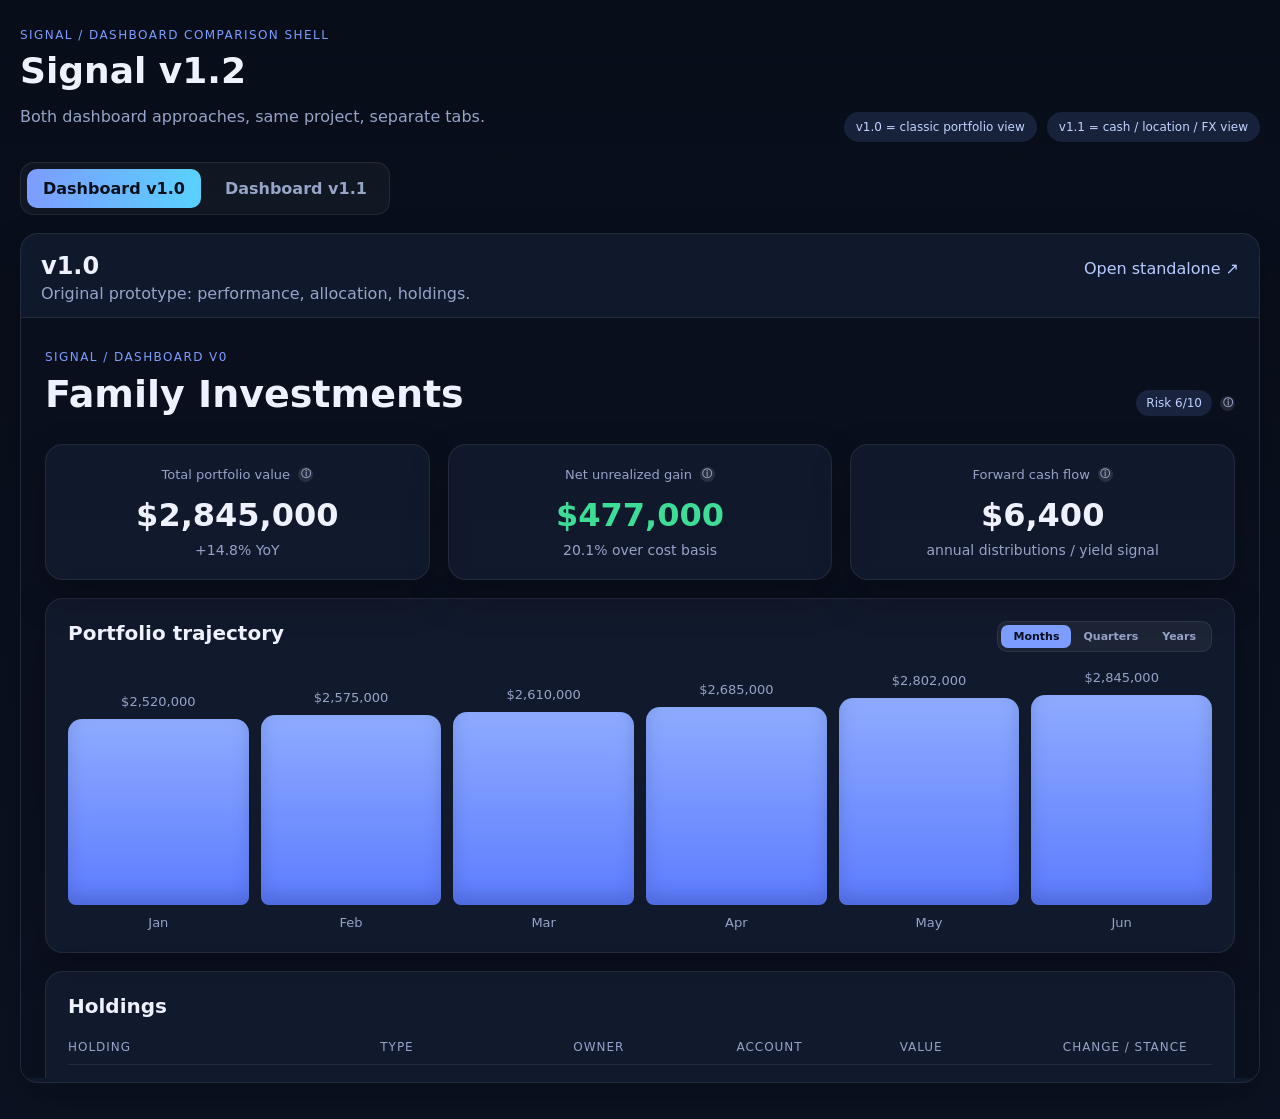
<file: dashboard/index.html>
<!DOCTYPE html>
<html lang="en">
<head>
  <meta charset="UTF-8" />
  <meta name="viewport" content="width=device-width, initial-scale=1.0" />
  <title>Signal v1.2 — Dashboard comparison</title>
  <link rel="stylesheet" href="styles.css?v=1" />
</head>
<body>
  <div class="shell">
    <header class="header">
      <div>
        <div class="eyebrow">Signal / Dashboard comparison shell</div>
        <h1>Signal v1.2</h1>
        <p class="subtle">Both dashboard approaches, same project, separate tabs.</p>
      </div>
      <div class="legend">
        <span class="badge">v1.0 = classic portfolio view</span>
        <span class="badge">v1.1 = cash / location / FX view</span>
      </div>
    </header>

    <div class="tabs" role="tablist" aria-label="Signal dashboard versions">
      <button class="tab active" role="tab" aria-selected="true" aria-controls="panel-v10" id="tab-v10" data-target="panel-v10">Dashboard v1.0</button>
      <button class="tab" role="tab" aria-selected="false" aria-controls="panel-v11" id="tab-v11" data-target="panel-v11">Dashboard v1.1</button>
    </div>

    <section class="panel active" id="panel-v10" role="tabpanel" aria-labelledby="tab-v10">
      <div class="panel-head">
        <div>
          <h2>v1.0</h2>
          <div class="subtle">Original prototype: performance, allocation, holdings.</div>
        </div>
        <a href="../../signal%20v.1.0/dashboard/index.html" target="_blank" rel="noreferrer">Open standalone ↗</a>
      </div>
      <iframe title="Signal dashboard v1.0" src="../../signal%20v.1.0/dashboard/index.html"></iframe>
    </section>

    <section class="panel" id="panel-v11" role="tabpanel" aria-labelledby="tab-v11" hidden>
      <div class="panel-head">
        <div>
          <h2>v1.1</h2>
          <div class="subtle">New approach: where the money is, currency exposure, and liquidity.</div>
        </div>
        <a href="../../signal%20v.1.1/dashboard/index.html" target="_blank" rel="noreferrer">Open standalone ↗</a>
      </div>
      <iframe title="Signal dashboard v1.1" src="../../signal%20v.1.1/dashboard/index.html"></iframe>
    </section>
  </div>

  <script src="app.js?v=1"></script>
</body>
</html>
</file>
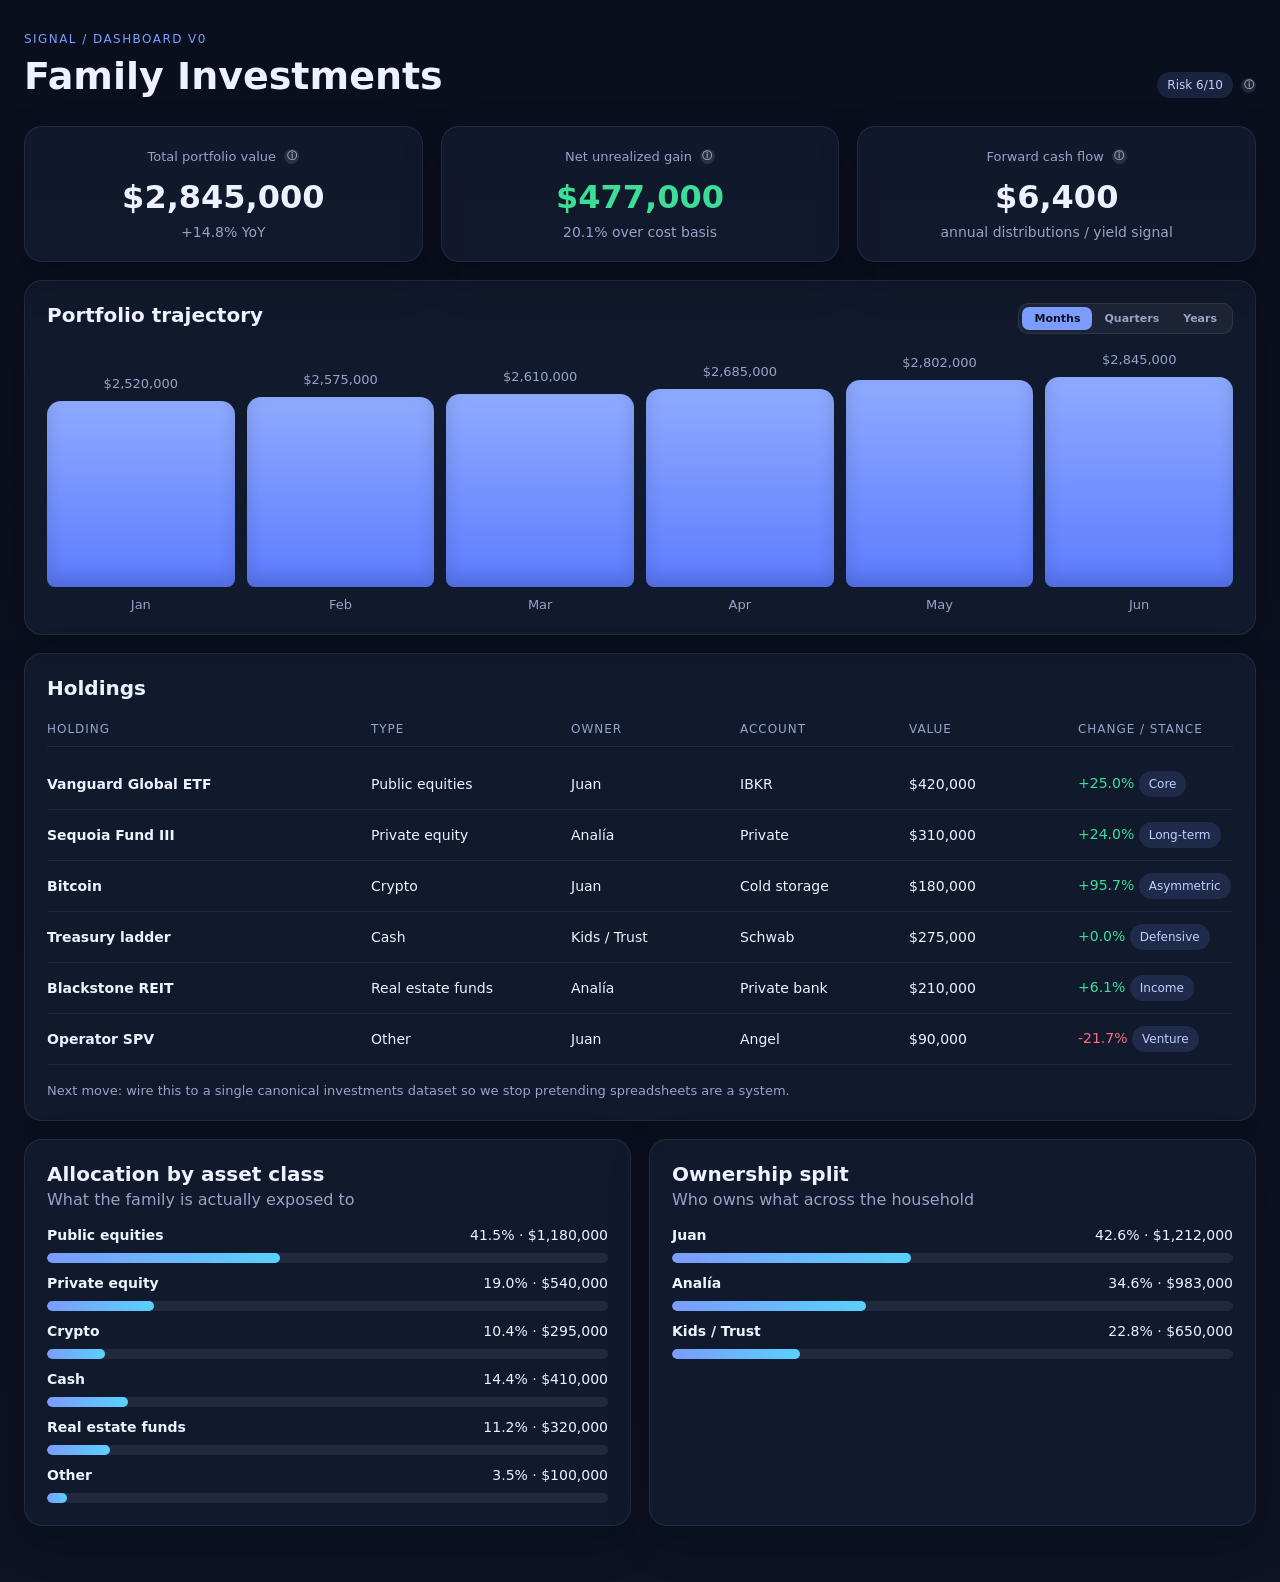
<file: signal v.1.0/dashboard/index.html>
<!DOCTYPE html>
<html lang="en">

<head>
  <meta charset="UTF-8" />
  <meta name="viewport" content="width=device-width, initial-scale=1.0" />
  <title>Signal — Family Investments Dashboard</title>
  <link rel="stylesheet" href="styles.css?v=4" />
</head>

<body>
  <div class="container">
    <header class="header">
      <div>
        <div class="eyebrow">Signal / Dashboard v0</div>
        <h1 id="householdName">Family Investments</h1>
      </div>
      <div class="tooltip-container risk-control header-risk">
        <span class="badge">Risk <span id="riskSignal">—</span></span>
        <span class="tooltip-trigger">ⓘ</span>
        <span class="tooltip-text">Summarizes exposure to volatile or growth-oriented assets by combining non-cash and cash allocations with fixed weights (non-cash × 0.72, cash × 0.18), summing the results, then scaling to a 1–10 value by dividing by 10 and rounding.</span>
      </div>
    </header>

    <section class="grid cards">
      <div class="card">
        <div class="metric-label tooltip-container">
          Total portfolio value
          <span class="tooltip-trigger">ⓘ</span>
          <span class="tooltip-text">Total current value across all included accounts and holdings.</span>
        </div>
        <div class="metric-value" id="totalValue">—</div>
        <div class="metric-footnote subtle" id="yearlyChange">—</div>
      </div>
      <div class="card">
        <div class="metric-label tooltip-container">
          Net unrealized gain
          <span class="tooltip-trigger">ⓘ</span>
          <span class="tooltip-text">Represents the aggregate "paper profit/loss" of the current portfolio holdings. It
            sums up all gains and losses across all accounts and individual assets relative to their original cost
            basis.</span>
        </div>
        <div class="metric-value pos" id="totalGain">—</div>
        <div class="metric-footnote subtle" id="gainPct">—</div>
      </div>
      <div class="card">
        <div class="metric-label tooltip-container">
          Forward cash flow
          <span class="tooltip-trigger">ⓘ</span>
          <span class="tooltip-text">Represents the expected passive cash distributions (dividends, interest, staking
            rewards, REIT/PE distributions) the portfolio is expected to generate over the next 12 months.</span>
        </div>
        <div class="metric-value" id="cashFlow">—</div>
        <div class="metric-footnote subtle">annual distributions / yield signal</div>
      </div>
    </section>

    <section class="panel trajectory-panel" style="margin-bottom: 18px;">
      <div class="panel-head trajectory-head animate-fade-in">
        <div class="trajectory-title">
          <h2>Portfolio trajectory</h2>
        </div>
        <div class="trajectory-actions">
          <div class="chart-controls">
            <button class="chart-btn active" data-period="months">Months</button>
            <button class="chart-btn" data-period="quarters">Quarters</button>
            <button class="chart-btn" data-period="years">Years</button>
          </div>
        </div>
      </div>
      <div class="chart-box" id="timelineChart"></div>
    </section>

    <section class="panel" style="margin-bottom: 18px;">
      <div class="panel-head">
        <div>
          <h2>Holdings</h2>
        </div>
      </div>
      <div class="table">
        <div class="table-head">
          <div>Holding</div>
          <div>Type</div>
          <div>Owner</div>
          <div class="hide-mobile">Account</div>
          <div>Value</div>
          <div>Change / stance</div>
        </div>
        <div id="holdingsTable"></div>
      </div>
      <div class="footer-note">Next move: wire this to a single canonical investments dataset so we stop pretending
        spreadsheets are a system.</div>
    </section>

    <section class="grid section-grid">
      <div class="panel">
        <div class="panel-head">
          <div>
            <h2>Allocation by asset class</h2>
            <div class="subtle">What the family is actually exposed to</div>
          </div>
        </div>
        <div class="alloc-list" id="allocationList"></div>
      </div>

      <div class="panel">
        <div class="panel-head">
          <div>
            <h2>Ownership split</h2>
            <div class="subtle">Who owns what across the household</div>
          </div>
        </div>
        <div class="owner-list" id="ownerList"></div>
      </div>
    </section>
  </div>

  <script src="data.js?v=2"></script>
  <script src="app.js?v=3"></script>
</body>

</html>
</file>
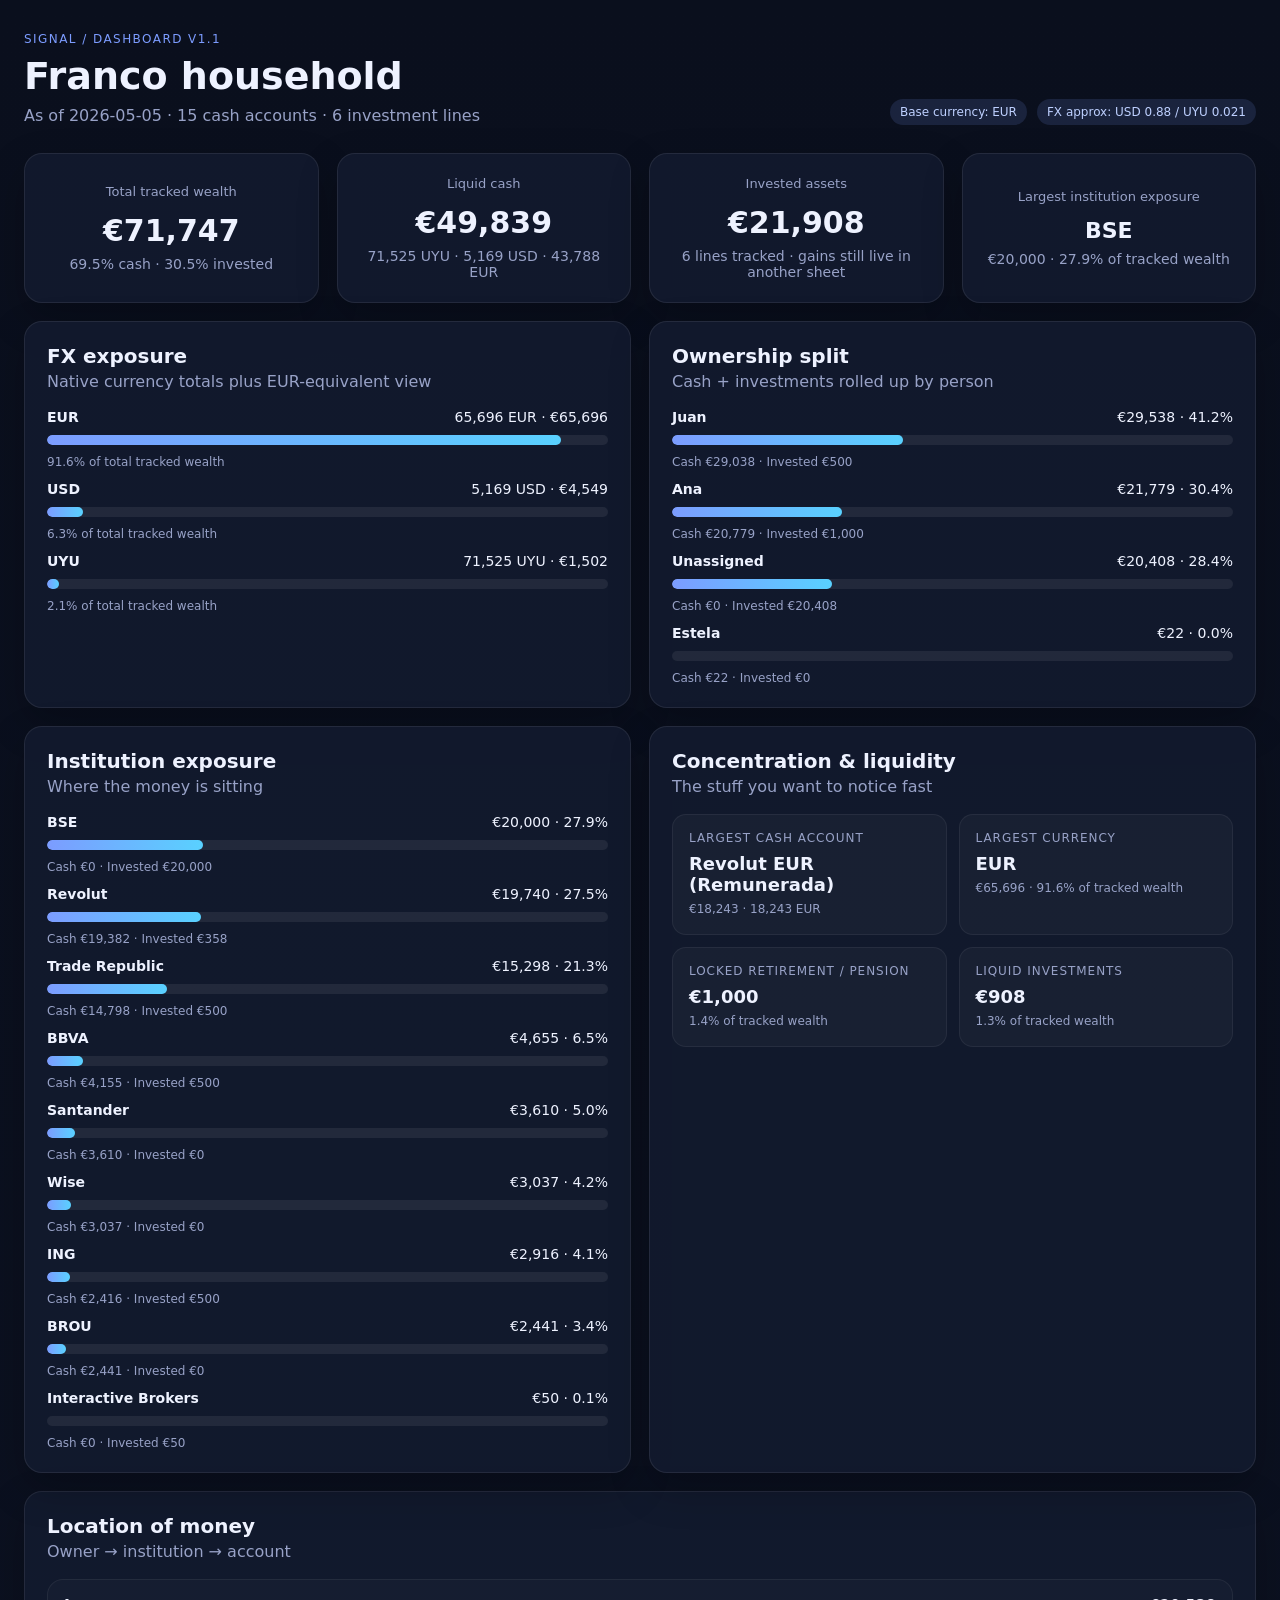
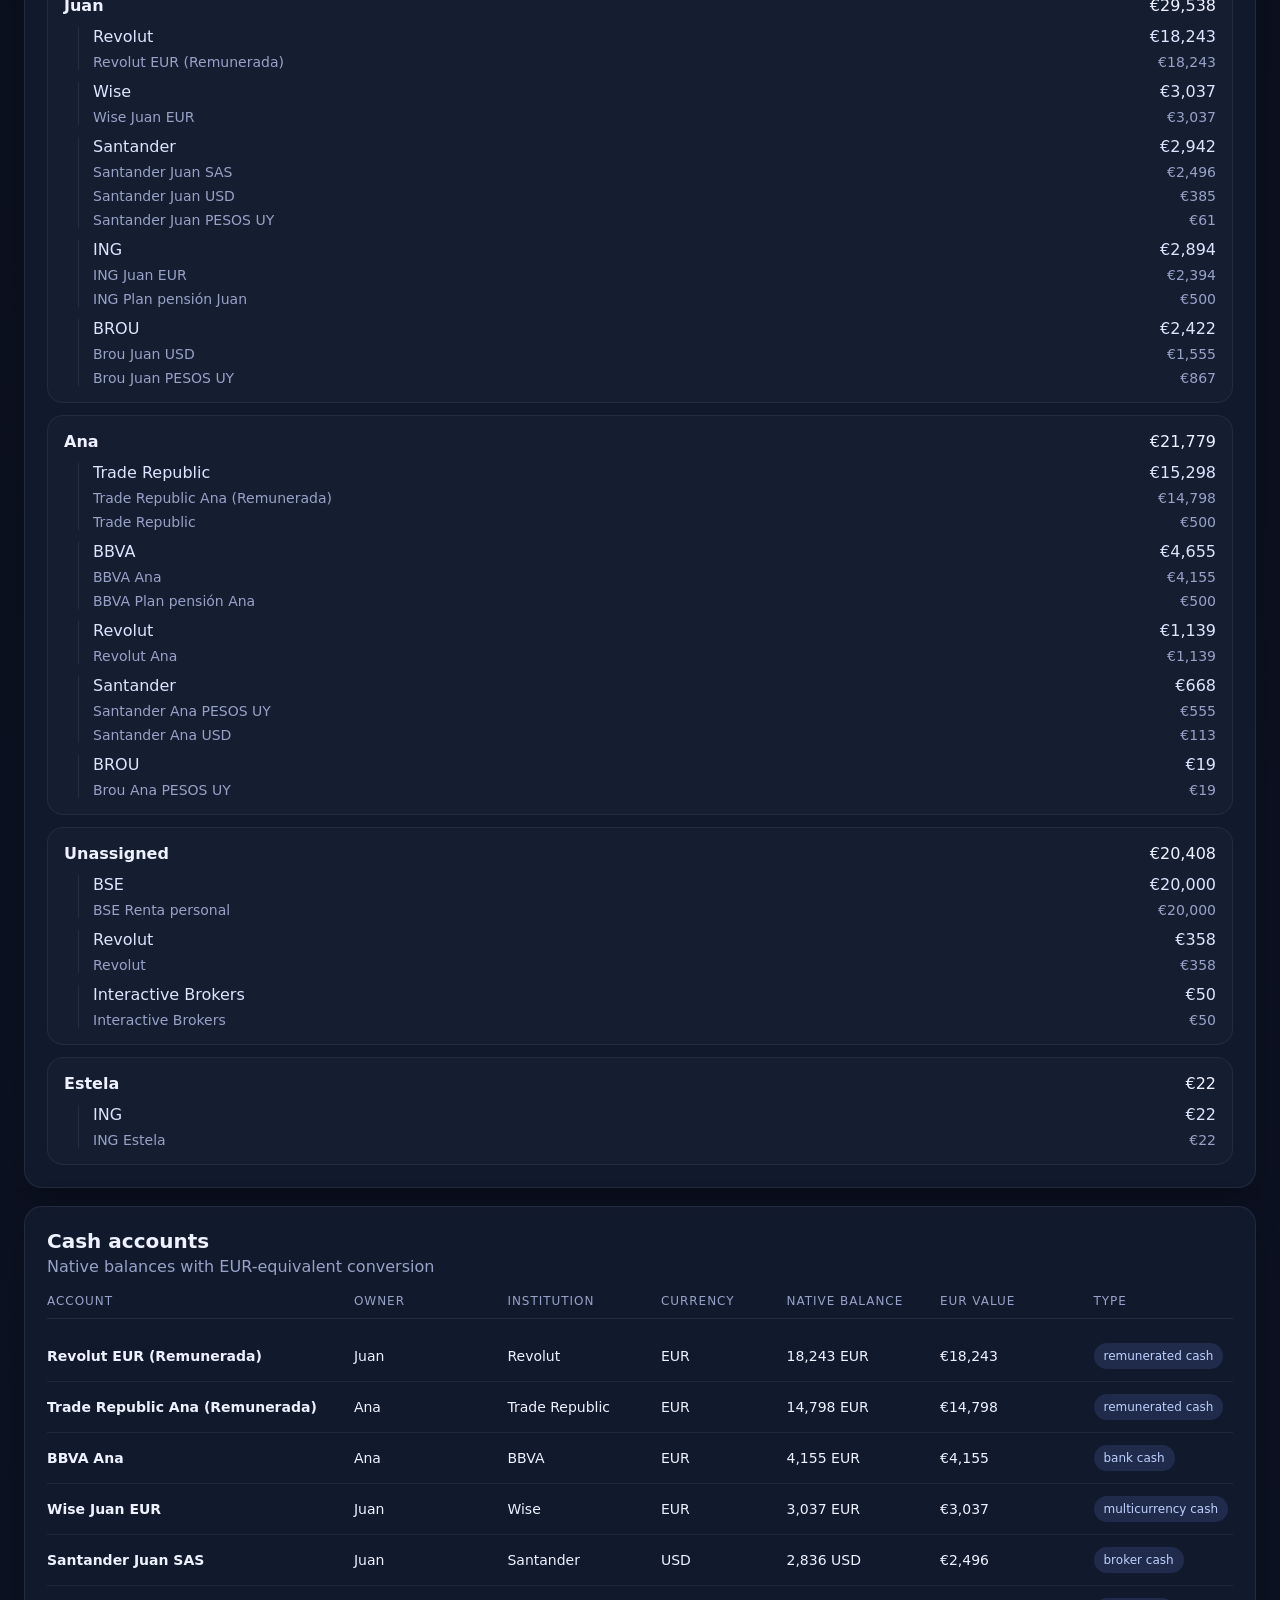
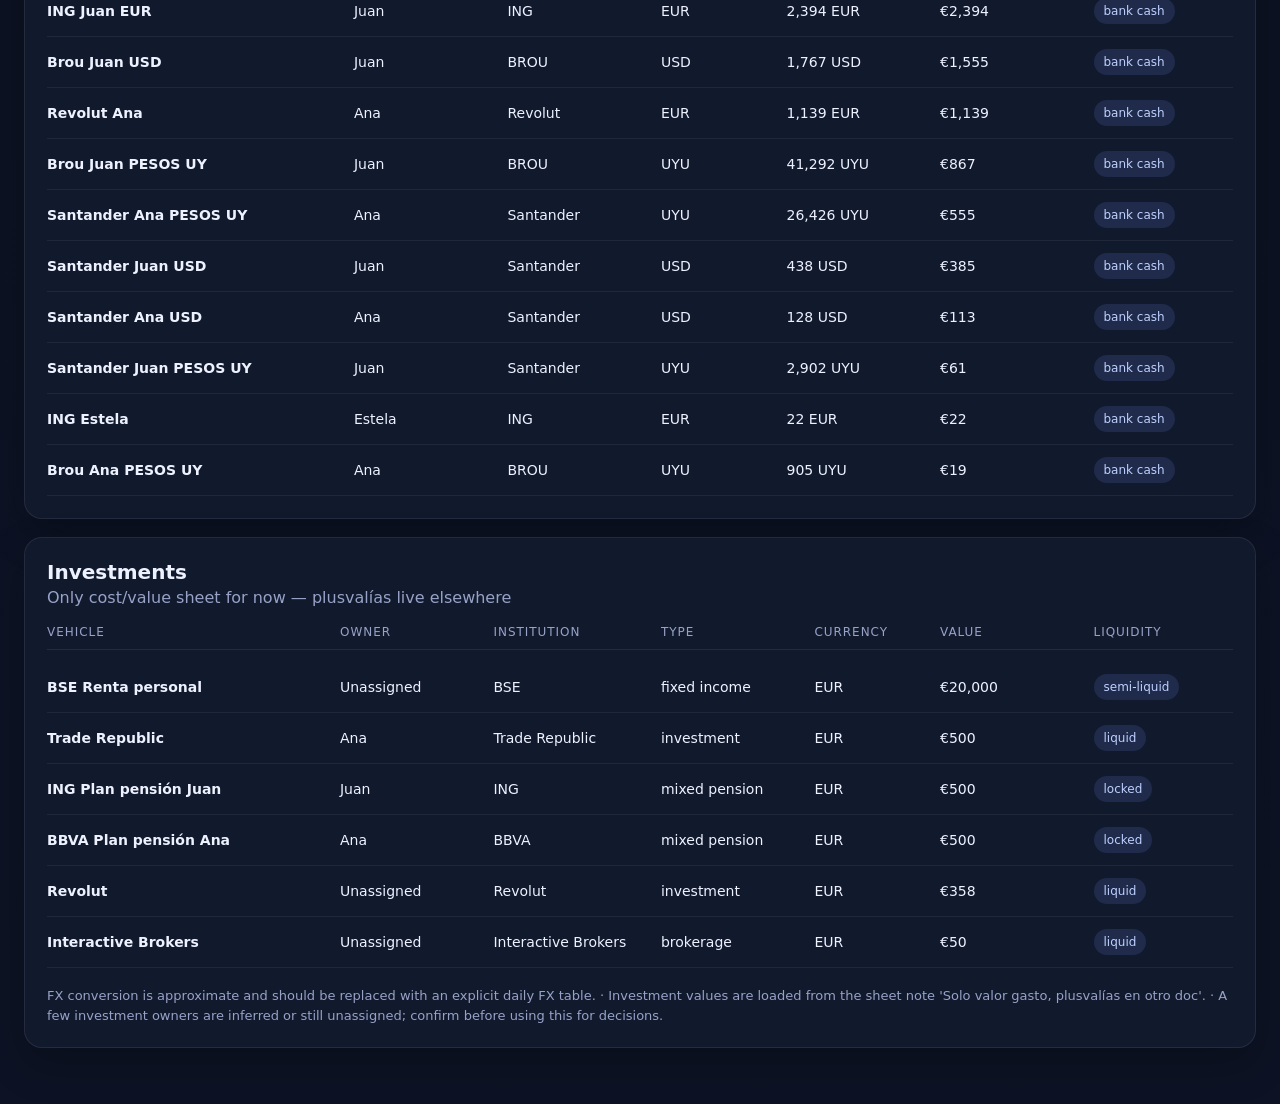
<file: signal v.1.1/dashboard/index.html>
<!DOCTYPE html>
<html lang="en">

<head>
  <meta charset="UTF-8" />
  <meta name="viewport" content="width=device-width, initial-scale=1.0" />
  <title>Signal — Family Money Dashboard v1.1</title>
  <link rel="stylesheet" href="styles.css?v=1" />
</head>

<body>
  <div class="container">
    <header class="header">
      <div>
        <div class="eyebrow">Signal / Dashboard v1.1</div>
        <h1 id="householdName">—</h1>
        <div class="subtle" id="headerMeta">—</div>
      </div>
      <div class="header-side">
        <span class="badge" id="baseCurrencyBadge">—</span>
        <span class="badge" id="fxNoteBadge">—</span>
      </div>
    </header>

    <section class="grid cards">
      <div class="card metric-card">
        <div class="metric-label">Total tracked wealth</div>
        <div class="metric-value" id="totalTracked">—</div>
        <div class="metric-footnote subtle" id="trackedFootnote">—</div>
      </div>
      <div class="card metric-card">
        <div class="metric-label">Liquid cash</div>
        <div class="metric-value" id="liquidCash">—</div>
        <div class="metric-footnote subtle" id="cashFootnote">—</div>
      </div>
      <div class="card metric-card">
        <div class="metric-label">Invested assets</div>
        <div class="metric-value" id="investedAssets">—</div>
        <div class="metric-footnote subtle" id="investedFootnote">—</div>
      </div>
      <div class="card metric-card">
        <div class="metric-label">Largest institution exposure</div>
        <div class="metric-value metric-small" id="largestInstitution">—</div>
        <div class="metric-footnote subtle" id="largestInstitutionFootnote">—</div>
      </div>
    </section>

    <section class="grid section-grid two-up">
      <div class="panel">
        <div class="panel-head">
          <div>
            <h2>FX exposure</h2>
            <div class="subtle">Native currency totals plus EUR-equivalent view</div>
          </div>
        </div>
        <div class="alloc-list" id="currencyList"></div>
      </div>

      <div class="panel">
        <div class="panel-head">
          <div>
            <h2>Ownership split</h2>
            <div class="subtle">Cash + investments rolled up by person</div>
          </div>
        </div>
        <div class="owner-list" id="ownerList"></div>
      </div>
    </section>

    <section class="grid section-grid two-up">
      <div class="panel">
        <div class="panel-head">
          <div>
            <h2>Institution exposure</h2>
            <div class="subtle">Where the money is sitting</div>
          </div>
        </div>
        <div class="alloc-list" id="institutionList"></div>
      </div>

      <div class="panel">
        <div class="panel-head">
          <div>
            <h2>Concentration & liquidity</h2>
            <div class="subtle">The stuff you want to notice fast</div>
          </div>
        </div>
        <div class="signal-grid" id="signalGrid"></div>
      </div>
    </section>

    <section class="panel" style="margin-bottom: 18px;">
      <div class="panel-head">
        <div>
          <h2>Location of money</h2>
          <div class="subtle">Owner → institution → account</div>
        </div>
      </div>
      <div class="tree-list" id="moneyTree"></div>
    </section>

    <section class="panel" style="margin-bottom: 18px;">
      <div class="panel-head">
        <div>
          <h2>Cash accounts</h2>
          <div class="subtle">Native balances with EUR-equivalent conversion</div>
        </div>
      </div>
      <div class="table">
        <div class="table-head cash-table-head">
          <div>Account</div>
          <div>Owner</div>
          <div>Institution</div>
          <div>Currency</div>
          <div>Native balance</div>
          <div>EUR value</div>
          <div class="hide-mobile">Type</div>
        </div>
        <div id="cashAccountsTable"></div>
      </div>
    </section>

    <section class="panel">
      <div class="panel-head">
        <div>
          <h2>Investments</h2>
          <div class="subtle">Only cost/value sheet for now — plusvalías live elsewhere</div>
        </div>
      </div>
      <div class="table">
        <div class="table-head investment-table-head">
          <div>Vehicle</div>
          <div>Owner</div>
          <div>Institution</div>
          <div>Type</div>
          <div>Currency</div>
          <div>Value</div>
          <div class="hide-mobile">Liquidity</div>
        </div>
        <div id="investmentsTable"></div>
      </div>
      <div class="footer-note" id="footerNote"></div>
    </section>
  </div>

  <script src="data.js?v=1"></script>
  <script src="app.js?v=1"></script>
</body>

</html>
</file>
<file: dashboard/styles.css>
:root {
  --bg: #09101d;
  --panel: #111a2d;
  --panel-2: #0d1526;
  --text: #eef2ff;
  --muted: #96a4c8;
  --line: rgba(255,255,255,0.08);
  --accent: #7c9cff;
  --accent-2: #59d1ff;
}
* { box-sizing: border-box; }
body {
  margin: 0;
  font-family: Inter, ui-sans-serif, system-ui, -apple-system, BlinkMacSystemFont, "Segoe UI", sans-serif;
  background: linear-gradient(180deg, #070d19 0%, #0b1322 100%);
  color: var(--text);
}
.shell {
  max-width: 1440px;
  margin: 0 auto;
  padding: 28px 20px 36px;
}
.header {
  display: flex;
  justify-content: space-between;
  gap: 20px;
  align-items: end;
  margin-bottom: 20px;
}
.eyebrow {
  color: var(--accent);
  text-transform: uppercase;
  letter-spacing: 0.12em;
  font-size: 12px;
  margin-bottom: 8px;
}
h1 { margin: 0 0 8px; font-size: 36px; }
.subtle { color: var(--muted); }
.legend { display: flex; flex-wrap: wrap; gap: 10px; justify-content: flex-end; }
.badge {
  display: inline-block;
  padding: 8px 12px;
  border-radius: 999px;
  background: rgba(124,156,255,0.14);
  color: #c3d2ff;
  font-size: 12px;
}
.tabs {
  display: inline-flex;
  gap: 8px;
  background: rgba(255,255,255,0.04);
  border: 1px solid var(--line);
  border-radius: 14px;
  padding: 6px;
  margin-bottom: 18px;
}
.tab {
  border: none;
  background: transparent;
  color: var(--muted);
  font: inherit;
  font-weight: 700;
  padding: 10px 16px;
  border-radius: 10px;
  cursor: pointer;
}
.tab.active {
  background: linear-gradient(90deg, var(--accent) 0%, var(--accent-2) 100%);
  color: #08101b;
}
.panel {
  display: none;
  background: rgba(17, 26, 45, 0.96);
  border: 1px solid var(--line);
  border-radius: 18px;
  box-shadow: 0 18px 42px rgba(0,0,0,0.24);
  overflow: hidden;
}
.panel.active { display: block; }
.panel-head {
  display: flex;
  justify-content: space-between;
  gap: 16px;
  align-items: baseline;
  padding: 18px 20px 14px;
  border-bottom: 1px solid var(--line);
}
.panel-head h2 { margin: 0 0 4px; }
.panel-head a { color: #b9cbff; text-decoration: none; }
.panel-head a:hover { text-decoration: underline; }
iframe {
  width: 100%;
  height: 78vh;
  min-height: 760px;
  border: 0;
  background: #0b1020;
}
@media (max-width: 960px) {
  .header { flex-direction: column; align-items: flex-start; }
  .legend { justify-content: flex-start; }
  .tabs { display: flex; width: 100%; }
  .tab { flex: 1; }
  iframe { min-height: 680px; height: 74vh; }
}
</file>
<file: signal v.1.0/dashboard/styles.css>
:root {
  --bg: #0b1020;
  --panel: #131a2e;
  --panel-2: #0f1527;
  --text: #eef2ff;
  --muted: #98a2c7;
  --line: rgba(255,255,255,0.08);
  --accent: #7c9cff;
  --green: #3ddc97;
  --red: #ff6b81;
  --yellow: #f5c451;
}

* { box-sizing: border-box; }
body {
  margin: 0;
  font-family: Inter, ui-sans-serif, system-ui, -apple-system, BlinkMacSystemFont, "Segoe UI", sans-serif;
  background: linear-gradient(180deg, #0a0f1d 0%, #0d1324 100%);
  color: var(--text);
}
.container {
  max-width: 1280px;
  margin: 0 auto;
  padding: 32px 24px 56px;
}
.header {
  display: flex;
  justify-content: space-between;
  gap: 24px;
  align-items: end;
  margin-bottom: 28px;
}
.header-risk.tooltip-container {
  align-self: flex-end;
}
.eyebrow {
  color: var(--accent);
  text-transform: uppercase;
  letter-spacing: 0.12em;
  font-size: 12px;
  margin-bottom: 8px;
}
h1 { margin: 0; font-size: 38px; }
.subtle { color: var(--muted); }
.grid {
  display: grid;
  gap: 18px;
}
.cards {
  grid-template-columns: repeat(3, minmax(0, 1fr));
  margin-bottom: 18px;
}
.card, .panel {
  background: rgba(19, 26, 46, 0.94);
  border: 1px solid var(--line);
  border-radius: 18px;
  box-shadow: 0 16px 40px rgba(0,0,0,0.22);
}
.card {
  display: flex;
  min-height: 136px;
  flex-direction: column;
  align-items: center;
  justify-content: center;
  padding: 20px;
  text-align: center;
}
.card .tooltip-container {
  width: auto;
  justify-content: center;
}
.metric-label {
  color: var(--muted);
  font-size: 13px;
  margin-bottom: 14px;
}
.metric-value {
  font-size: 32px;
  font-weight: 700;
  margin-bottom: 8px;
}
.metric-footnote {
  font-size: 14px;
}
.pos { color: var(--green); }
.neg { color: var(--red); }
.trajectory-panel {
  width: 100%;
  margin-bottom: 18px;
}
.panel { padding: 22px; }
.panel h2 {
  margin: 0 0 4px;
  font-size: 20px;
}
.panel-head {
  display: flex;
  justify-content: space-between;
  align-items: baseline;
  margin-bottom: 18px;
}
.trajectory-head {
  display: grid;
  grid-template-columns: minmax(max-content, 1fr) auto;
  align-items: start;
  gap: 16px;
}
.trajectory-title h2 {
  margin-bottom: 0;
  white-space: nowrap;
}
.trajectory-actions {
  display: flex;
  flex-direction: column;
  align-items: flex-end;
  gap: 8px;
}
.risk-control.tooltip-container {
  justify-content: flex-end;
  width: auto;
}
.chart-box {
  height: 260px;
  display: flex;
  align-items: end;
  gap: 12px;
  padding-top: 8px;
}
.bar-col {
  flex: 1;
  display: flex;
  flex-direction: column;
  align-items: center;
  gap: 10px;
}
.bar {
  width: 100%;
  border-radius: 14px 14px 8px 8px;
  background: linear-gradient(180deg, #8eabff 0%, #5d7cff 100%);
  box-shadow: inset 0 -10px 18px rgba(0,0,0,0.15);
}
.bar-label, .bar-value {
  font-size: 13px;
  color: var(--muted);
}
.alloc-list, .owner-list, .table {
  display: grid;
  gap: 12px;
}
.alloc-row, .owner-row {
  display: grid;
  gap: 10px;
}
.alloc-top, .owner-top {
  display: flex;
  justify-content: space-between;
  font-size: 14px;
}
.track {
  width: 100%;
  height: 10px;
  background: rgba(255,255,255,0.07);
  border-radius: 999px;
  overflow: hidden;
}
.fill {
  height: 100%;
  border-radius: 999px;
  background: linear-gradient(90deg, #7c9cff 0%, #59d1ff 100%);
}
.section-grid {
  grid-template-columns: 1fr 1fr;
}
.table-head, .table-row {
  display: grid;
  grid-template-columns: 2fr 1.2fr 1fr 1fr 1fr 1fr;
  gap: 14px;
  align-items: center;
}
.table-head {
  color: var(--muted);
  font-size: 12px;
  text-transform: uppercase;
  letter-spacing: 0.08em;
  padding-bottom: 10px;
  border-bottom: 1px solid var(--line);
}
.table-row {
  padding: 12px 0;
  border-bottom: 1px solid rgba(255,255,255,0.06);
  font-size: 14px;
}
.badge {
  display: inline-block;
  padding: 6px 10px;
  border-radius: 999px;
  background: rgba(124,156,255,0.14);
  color: #bed0ff;
  font-size: 12px;
}
.footer-note {
  margin-top: 18px;
  color: var(--muted);
  font-size: 13px;
}
@media (max-width: 980px) {
  .cards, .main, .section-grid {
    grid-template-columns: 1fr;
  }
  .table-head, .table-row {
    grid-template-columns: 1.4fr 1fr 1fr;
  }
  .hide-mobile { display: none; }
}
@media (max-width: 640px) {
  .trajectory-head {
    grid-template-columns: 1fr;
  }
  .trajectory-title h2 {
    white-space: normal;
  }
  .trajectory-actions {
    align-items: flex-start;
  }
}

/* Tooltip styles */
.tooltip-container {
  position: relative;
  display: inline-flex;
  align-items: center;
  width: 100%;
}
.tooltip-trigger {
  display: inline-flex;
  align-items: center;
  justify-content: center;
  width: 15px;
  height: 15px;
  font-size: 10px;
  font-weight: bold;
  background: rgba(255, 255, 255, 0.1);
  border-radius: 50%;
  color: var(--muted);
  cursor: pointer;
  margin-left: 8px;
  transition: all 0.2s ease;
  user-select: none;
}
.tooltip-trigger:hover {
  background: var(--accent);
  color: #0b1020;
}
.tooltip-text {
  visibility: hidden;
  width: 250px;
  background: rgba(19, 26, 46, 0.98);
  border: 1px solid var(--line);
  color: var(--text);
  text-align: left;
  border-radius: 8px;
  padding: 10px 12px;
  position: absolute;
  z-index: 100;
  bottom: 130%;
  left: 0;
  opacity: 0;
  transition: opacity 0.2s ease, transform 0.2s ease;
  transform: translateY(4px);
  font-size: 12px;
  line-height: 1.4;
  font-weight: 400;
  box-shadow: 0 8px 24px rgba(0,0,0,0.4);
  pointer-events: none;
}
.tooltip-text::after {
  content: "";
  position: absolute;
  top: 100%;
  left: 14px;
  border-width: 5px;
  border-style: solid;
  border-color: rgba(19, 26, 46, 0.98) transparent transparent transparent;
}
.tooltip-container:hover .tooltip-text {
  visibility: visible;
  opacity: 1;
  transform: translateY(0);
}

/* Segmented chart controls */
.chart-controls {
  display: flex;
  background: rgba(255, 255, 255, 0.05);
  padding: 3px;
  border-radius: 10px;
  border: 1px solid var(--line);
}
.chart-btn {
  background: transparent;
  border: none;
  color: var(--muted);
  font-family: inherit;
  font-size: 11px;
  font-weight: 600;
  padding: 5px 12px;
  border-radius: 7px;
  cursor: pointer;
  transition: all 0.2s ease;
}
.chart-btn:hover {
  color: var(--text);
}
.chart-btn.active {
  background: var(--accent);
  color: #0b1020;
}

/* Animations */
@keyframes fadeIn {
  from { opacity: 0; transform: translateY(4px); }
  to { opacity: 1; transform: translateY(0); }
}
.animate-fade-in {
  animation: fadeIn 0.3s ease forwards;
}
</file>
<file: signal v.1.1/dashboard/styles.css>
:root {
  --bg: #0b1020;
  --panel: #131a2e;
  --panel-2: #0f1527;
  --text: #eef2ff;
  --muted: #98a2c7;
  --line: rgba(255,255,255,0.08);
  --accent: #7c9cff;
  --accent-2: #59d1ff;
}
* { box-sizing: border-box; }
body { margin: 0; font-family: Inter, ui-sans-serif, system-ui, -apple-system, BlinkMacSystemFont, "Segoe UI", sans-serif; background: linear-gradient(180deg, #0a0f1d 0%, #0d1324 100%); color: var(--text); }
.container { max-width: 1320px; margin: 0 auto; padding: 32px 24px 56px; }
.header { display: flex; justify-content: space-between; gap: 24px; align-items: end; margin-bottom: 28px; }
.header-side { display: flex; flex-wrap: wrap; gap: 10px; justify-content: flex-end; }
.eyebrow { color: var(--accent); text-transform: uppercase; letter-spacing: 0.12em; font-size: 12px; margin-bottom: 8px; }
h1 { margin: 0 0 8px; font-size: 38px; }
.subtle { color: var(--muted); }
.grid { display: grid; gap: 18px; }
.cards { grid-template-columns: repeat(4, minmax(0, 1fr)); margin-bottom: 18px; }
.card, .panel { background: rgba(19, 26, 46, 0.94); border: 1px solid var(--line); border-radius: 18px; box-shadow: 0 16px 40px rgba(0,0,0,0.22); }
.card { display: flex; min-height: 150px; flex-direction: column; align-items: center; justify-content: center; padding: 20px; text-align: center; }
.metric-label { color: var(--muted); font-size: 13px; margin-bottom: 14px; }
.metric-value { font-size: 30px; font-weight: 700; margin-bottom: 8px; }
.metric-small { font-size: 22px; }
.metric-footnote { font-size: 14px; }
.panel { padding: 22px; }
.panel h2 { margin: 0 0 4px; font-size: 20px; }
.panel-head { display: flex; justify-content: space-between; align-items: baseline; margin-bottom: 18px; }
.alloc-list, .owner-list, .table, .tree-list { display: grid; gap: 12px; }
.alloc-row, .owner-row { display: grid; gap: 10px; }
.alloc-top, .owner-top { display: flex; justify-content: space-between; gap: 16px; font-size: 14px; }
.track { width: 100%; height: 10px; background: rgba(255,255,255,0.07); border-radius: 999px; overflow: hidden; }
.fill { height: 100%; border-radius: 999px; background: linear-gradient(90deg, var(--accent) 0%, var(--accent-2) 100%); }
.row-footnote { font-size: 12px; }
.section-grid.two-up { grid-template-columns: 1fr 1fr; margin-bottom: 18px; }
.signal-grid { display: grid; grid-template-columns: 1fr 1fr; gap: 12px; }
.signal-card { padding: 16px; background: rgba(255,255,255,0.03); border: 1px solid rgba(255,255,255,0.06); border-radius: 14px; }
.signal-label { font-size: 12px; text-transform: uppercase; letter-spacing: 0.08em; color: var(--muted); margin-bottom: 8px; }
.signal-value { font-size: 18px; font-weight: 700; margin-bottom: 6px; }
.signal-footnote { font-size: 12px; line-height: 1.4; }
.tree-owner { border: 1px solid rgba(255,255,255,0.06); border-radius: 16px; padding: 16px; background: rgba(255,255,255,0.02); }
.tree-owner-head, .tree-branch-head, .tree-leaf { display: flex; justify-content: space-between; gap: 16px; }
.tree-owner-head { font-size: 16px; margin-bottom: 12px; }
.tree-branch { margin-left: 14px; padding-left: 14px; border-left: 1px solid rgba(255,255,255,0.08); }
.tree-branch + .tree-branch { margin-top: 12px; }
.tree-branch-head { color: #dbe5ff; margin-bottom: 8px; }
.tree-leaves { display: grid; gap: 8px; }
.tree-leaf { font-size: 14px; color: var(--muted); }
.table-head, .table-row { display: grid; gap: 14px; align-items: center; }
.cash-table-head, .cash-table-row { grid-template-columns: 2.1fr 1fr 1fr 0.8fr 1fr 1fr 1fr; }
.investment-table-head, .investment-table-row { grid-template-columns: 2fr 1fr 1.1fr 1fr 0.8fr 1fr 1fr; }
.table-head { color: var(--muted); font-size: 12px; text-transform: uppercase; letter-spacing: 0.08em; padding-bottom: 10px; border-bottom: 1px solid var(--line); }
.table-row { padding: 12px 0; border-bottom: 1px solid rgba(255,255,255,0.06); font-size: 14px; }
.badge { display: inline-block; padding: 6px 10px; border-radius: 999px; background: rgba(124,156,255,0.14); color: #bed0ff; font-size: 12px; }
.footer-note { margin-top: 18px; color: var(--muted); font-size: 13px; line-height: 1.5; }
@media (max-width: 1080px) { .cards, .section-grid.two-up { grid-template-columns: 1fr 1fr; } }
@media (max-width: 980px) { .header { flex-direction: column; align-items: flex-start; } .header-side { justify-content: flex-start; } .cards, .section-grid.two-up, .signal-grid { grid-template-columns: 1fr; } .cash-table-head, .cash-table-row, .investment-table-head, .investment-table-row { grid-template-columns: 1.5fr 1fr 1fr 0.9fr 1fr 1fr; } .hide-mobile { display: none; } }
@media (max-width: 640px) { .container { padding: 24px 16px 40px; } h1 { font-size: 32px; } .alloc-top, .owner-top, .tree-owner-head, .tree-branch-head, .tree-leaf { flex-direction: column; align-items: flex-start; } .cash-table-head, .cash-table-row, .investment-table-head, .investment-table-row { grid-template-columns: 1fr 1fr 1fr; } }
</file>
